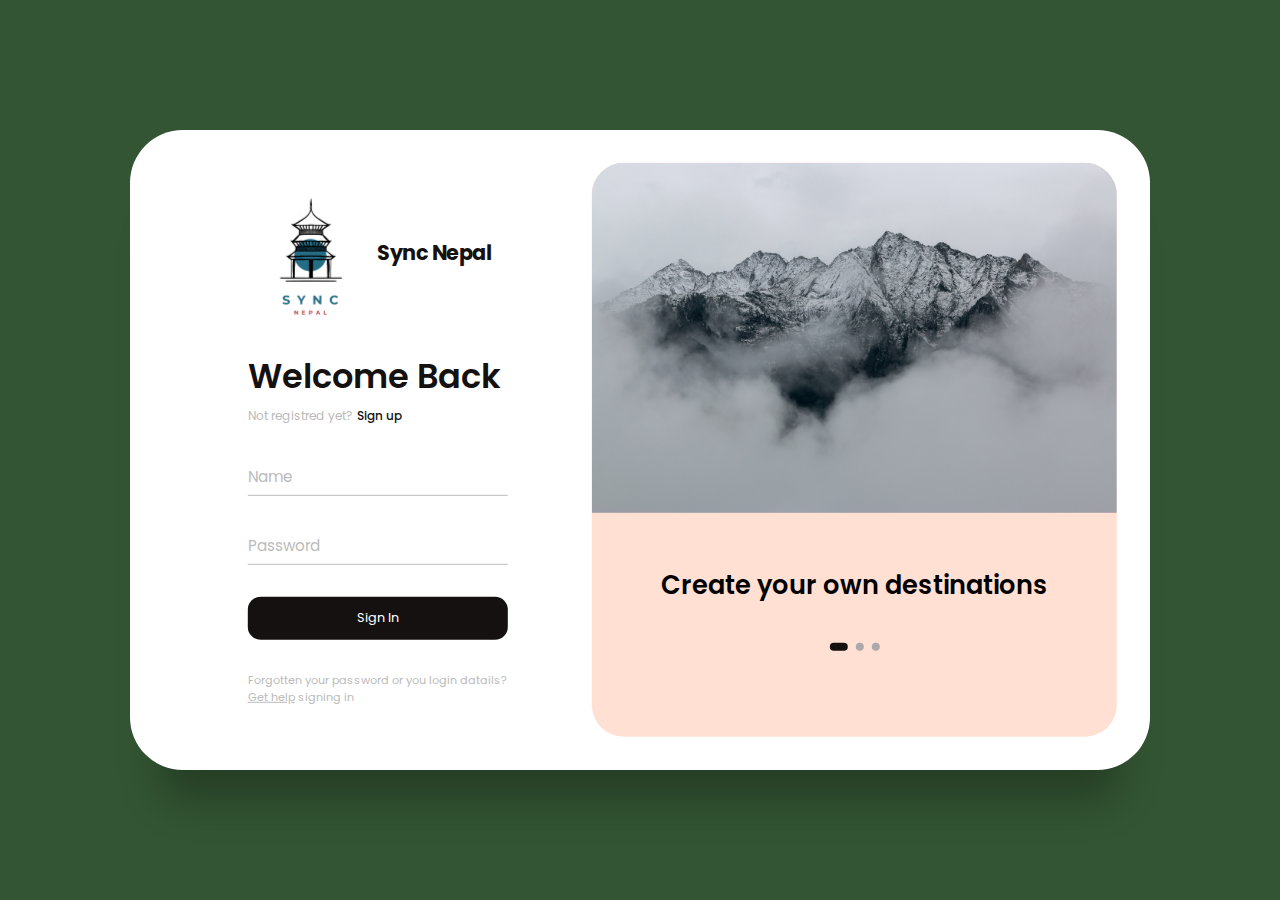
<file: signup.html>
<!DOCTYPE html>
<html lang="en">

<head>
    <meta charset="UTF-8" />
    <meta http-equiv="X-UA-Compatible" content="IE=edge" />
    <meta name="viewport" content="width=device-width, initial-scale=1.0" />
    <title>Sign in & Sign up Form</title>
    <link rel="stylesheet" href="signupstyle.css" />
    <link rel="icon" href="favicon.ico">
</head>

<body>
    <main>
        <div class="box">
            <div class="inner-box">
                <div class="forms-wrap">
                    <form action="signup.html" autocomplete="off" class="sign-in-form">
                        <div class="logo">
                            <img src="./img/synclogo.png" alt="Sync" />
                            <h4>Sync Nepal</h4>
                        </div>

                        <div class="heading">
                            <h2>Welcome Back</h2>
                            <h6>Not registred yet?</h6>
                            <a href="#" class="toggle">Sign up</a>
                        </div>

                        <div class="actual-form">
                            <div class="input-wrap">
                                <input type="text" minlength="4" class="input-field" autocomplete="off" required />
                                <label>Name</label>
                            </div>

                            <div class="input-wrap">
                                <input type="password" minlength="4" class="input-field" autocomplete="off" required />
                                <label>Password</label>
                            </div>

                            <input type="submit" value="Sign In" class="sign-btn" />

                            <p class="text">
                                Forgotten your password or you login datails?
                                <a href="#">Get help</a> signing in
                            </p>
                        </div>
                    </form>

                    <form action="signup.html" autocomplete="off" class="sign-up-form">
                        <div class="logo">
                            <img src="./img/synclogo.png" alt="Sync" />
                            <h4>Sync</h4>
                        </div>

                        <div class="heading">
                            <h2>Get Started</h2>
                            <h6>Already have an account?</h6>
                            <a href="#" class="toggle">Sign in</a>
                        </div>

                        <div class="actual-form">
                            <div class="input-wrap">
                                <input type="text" minlength="4" class="input-field" autocomplete="off" required />
                                <label>Name</label>
                            </div>

                            <div class="input-wrap">
                                <input type="email" class="input-field" autocomplete="off" required />
                                <label>Email</label>
                            </div>

                            <div class="input-wrap">
                                <input type="password" minlength="4" class="input-field" autocomplete="off" required />
                                <label>Password</label>
                            </div>

                            <input type="submit" value="Sign Up" class="sign-btn" />

                            <p class="text">
                                By signing up, I agree to the
                                <a href="#">Terms of Services</a> and
                                <a href="#">Privacy Policy</a>
                            </p>
                        </div>
                    </form>
                </div>

                <div class="carousel">
                    <div class="images-wrapper">
                        <img src="./img/image.jpg" class="image img-1 show" alt="" />
                        <img src="./img/imageapp4.webp" class="image img-2" alt="" />
                        <img src="./img/imageapp2.jpeg" class="image img-3" alt="" />
                    </div>

                    <div class="text-slider">
                        <div class="text-wrap">
                            <div class="text-group">
                                <h2>Create your own destinations</h2>
                                <h2>Customize as you like</h2>
                                <h2>Invite your friends to your desired trip</h2>
                            </div>
                        </div>

                        <div class="bullets">
                            <span class="active" data-value="1"></span>
                            <span data-value="2"></span>
                            <span data-value="3"></span>
                        </div>
                    </div>
                </div>
            </div>
        </div>
    </main>

    <!-- Javascript file -->

    <script src="js/app1.js"></script>
</body>

</html>
</file>
<file: signupstyle.css>
@import url("https://fonts.googleapis.com/css2?family=Poppins:wght@200;300;400;500;600;700;800&display=swap");

*,
*::before,
*::after {
  padding: 0;
  margin: 0;
  box-sizing: border-box;
}

body,
input {
  font-family: "Poppins", sans-serif;
}


main {
  width: 100%;
  min-height: 100vh;
  overflow: hidden;
  background-color: #353;
  padding: 2rem;
  display: flex;
  align-items: center;
  justify-content: center;
}


.box {
  position: relative;
  width: 100%;
  max-width: 1020px;
  height: 640px;
  background-color: #fff;
  border-radius: 3.3rem;
  box-shadow: 0 60px 40px -30px rgba(0, 0, 0, 0.27);
}

.inner-box {
  position: absolute;
  width: calc(100% - 4.1rem);
  height: calc(100% - 4.1rem);
  top: 50%;
  left: 50%;
  transform: translate(-50%, -50%);
}

.forms-wrap {
  position: absolute;
  height: 100%;
  width: 45%;
  top: 0;
  left: 0;
  display: grid;
  grid-template-columns: 1fr;
  grid-template-rows: 1fr;
  transition: 0.8s ease-in-out;
}

form {
  max-width: 260px;
  width: 100%;
  margin: 0 auto;
  height: 100%;
  display: flex;
  flex-direction: column;
  justify-content: space-evenly;
  grid-column: 1 / 2;
  grid-row: 1 / 2;
  transition: opacity 0.02s 0.4s;
}

form.sign-up-form {
  opacity: 0;
  pointer-events: none;
}

.logo {
  display: flex;
  align-items: center;
}

.logo img {
  width: 125px;
  margin-right: 0.3rem;
}

.logo h4 {
  font-size: 1.3rem;
  margin-top: -9px;
  letter-spacing: -0.5px;
  color: #151111;
}

.heading h2 {
  font-size: 2.1rem;
  font-weight: 600;
  color: #151111;
}

.heading h6 {
  color: #bababa;
  font-weight: 400;
  font-size: 0.75rem;
  display: inline;
}

.toggle {
  color: #151111;
  text-decoration: none;
  font-size: 0.75rem;
  font-weight: 500;
  transition: 0.3s;
}

.toggle:hover {
  color: #8371fd;
}

.input-wrap {
  position: relative;
  height: 37px;
  margin-bottom: 2rem;
}

.input-field {
  position: absolute;
  width: 100%;
  height: 100%;
  background: none;
  border: none;
  outline: none;
  border-bottom: 1px solid #bbb;
  padding: 0;
  font-size: 0.95rem;
  color: #151111;
  transition: 0.4s;
}

label {
  position: absolute;
  left: 0;
  top: 50%;
  transform: translateY(-50%);
  font-size: 0.95rem;
  color: #bbb;
  pointer-events: none;
  transition: 0.4s;
}

.input-field.active {
  border-bottom-color: #151111;
}

.input-field.active + label {
  font-size: 0.75rem;
  top: -2px;
}

.sign-btn {
  display: inline-block;
  width: 100%;
  height: 43px;
  background-color: #151111;
  color: #fff;
  border: none;
  cursor: pointer;
  border-radius: 0.8rem;
  font-size: 0.8rem;
  margin-bottom: 2rem;
  transition: 0.3s;
}

.sign-btn:hover {
  background-color: #8371fd;
}

.text {
  color: #bbb;
  font-size: 0.7rem;
}

.text a {
  color: #bbb;
  transition: 0.3s;
}

.text a:hover {
  color: #8371fd;
}

main.sign-up-mode form.sign-in-form {
  opacity: 0;
  pointer-events: none;
}

main.sign-up-mode form.sign-up-form {
  opacity: 1;
  pointer-events: all;
}

main.sign-up-mode .forms-wrap {
  left: 55%;
}

main.sign-up-mode .carousel {
  left: 0%;
}

.carousel {
  position: absolute;
  height: 100%;
  width: 55%;
  left: 45%;
  top: 0;
  background-color: #ffe0d2;
  border-radius: 2rem;
  display: grid;
  grid-template-rows: auto 1fr;
  padding-bottom: 2rem;
  overflow: hidden;
  transition: 0.8s ease-in-out;
}

.images-wrapper {
  display: grid;
  grid-template-columns: 1fr;
  grid-template-rows: 1fr;
}

.image {
  width: 100%;
  grid-column: 1/2;
  grid-row: 1/2;
  opacity: 0;
  transition: opacity 0.3s, transform 0.5s;
}

.img-1 {
  transform: translate(0, -50px);
}

.img-2 {
  transform: scale(0.4, 0.5);
}

.img-3 {
  transform: scale(0.3) rotate(-20deg);
}

.image.show {
  opacity: 1;
  transform: none;
}

.text-slider {
  display: flex;
  align-items: center;
  justify-content: center;
  flex-direction: column;
}

.text-wrap {
  max-height: 2.2rem;
  overflow: hidden;
  margin-bottom: 2.5rem;
}

.text-group {
  display: flex;
  flex-direction: column;
  text-align: center;
  transform: translateY(0);
  transition: 0.5s;
}

.text-group h2 {
  line-height: 2.2rem;
  font-weight: 600;
  font-size: 1.6rem;
}

.bullets {
  display: flex;
  align-items: center;
  justify-content: center;
}

.bullets span {
  display: block;
  width: 0.5rem;
  height: 0.5rem;
  background-color: #aaa;
  margin: 0 0.25rem;
  border-radius: 50%;
  cursor: pointer;
  transition: 0.3s;
}

.bullets span.active {
  width: 1.1rem;
  background-color: #151111;
  border-radius: 1rem;
}

@media (max-width: 850px) {
  .box {
    height: auto;
    max-width: 550px;
    overflow: hidden;
  }

  .inner-box {
    position: static;
    transform: none;
    width: revert;
    height: revert;
    padding: 2rem;
  }

  .forms-wrap {
    position: revert;
    width: 100%;
    height: auto;
  }

  form {
    max-width: revert;
    padding: 1.5rem 2.5rem 2rem;
    transition: transform 0.8s ease-in-out, opacity 0.45s linear;
  }

  .heading {
    margin: 2rem 0;
  }

  form.sign-up-form {
    transform: translateX(100%);
  }

  main.sign-up-mode form.sign-in-form {
    transform: translateX(-100%);
  }

  main.sign-up-mode form.sign-up-form {
    transform: translateX(0%);
  }

  .carousel {
    position: revert;
    height: auto;
    width: 100%;
    padding: 3rem 2rem;
    display: flex;
  }

  .images-wrapper {
    display: none;
  }

  .text-slider {
    width: 100%;
  }
}

@media (max-width: 530px) {
  main {
    padding: 1rem;
  }

  .box {
    border-radius: 2rem;
  }

  .inner-box {
    padding: 1rem;
  }

  .carousel {
    padding: 1.5rem 1rem;
    border-radius: 1.6rem;
  }

  .text-wrap {
    margin-bottom: 1rem;
  }

  .text-group h2 {
    font-size: 1.2rem;
  }

  form {
    padding: 1rem 2rem 1.5rem;
  }
}
</file>
